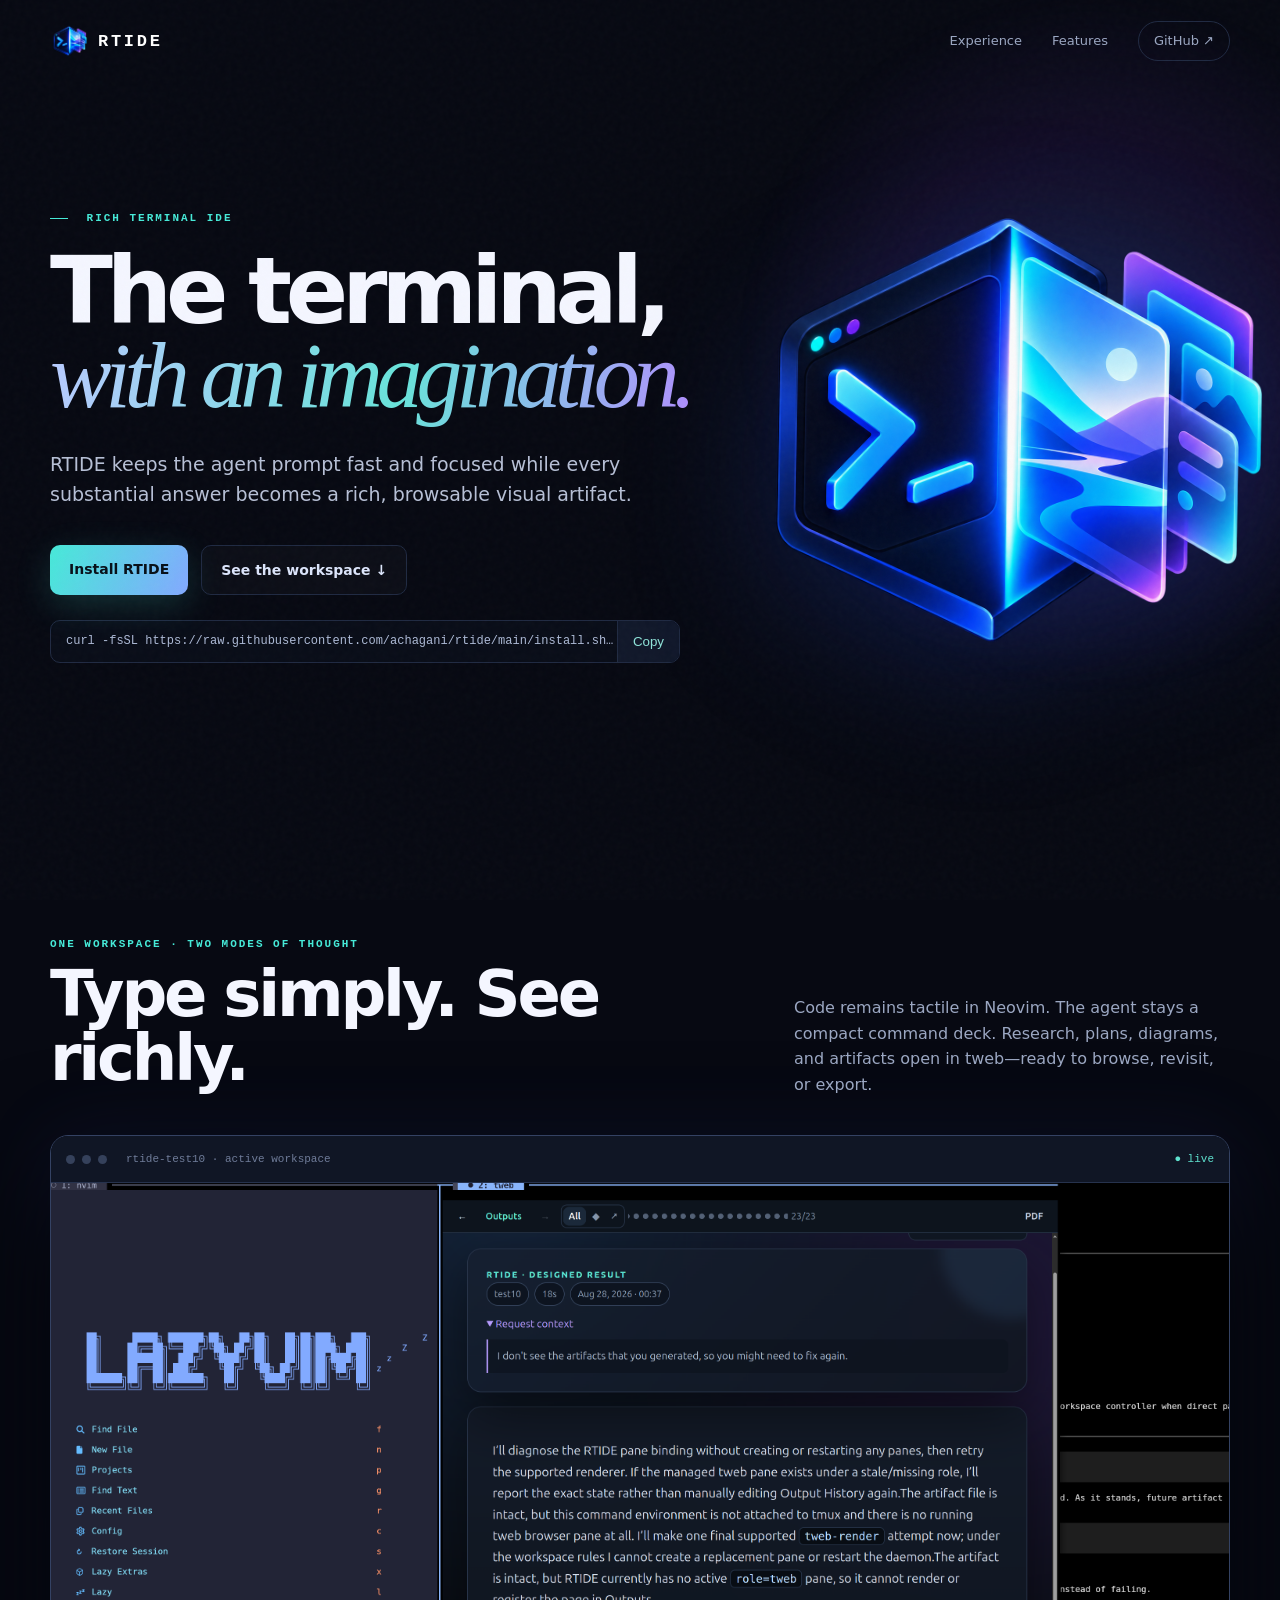
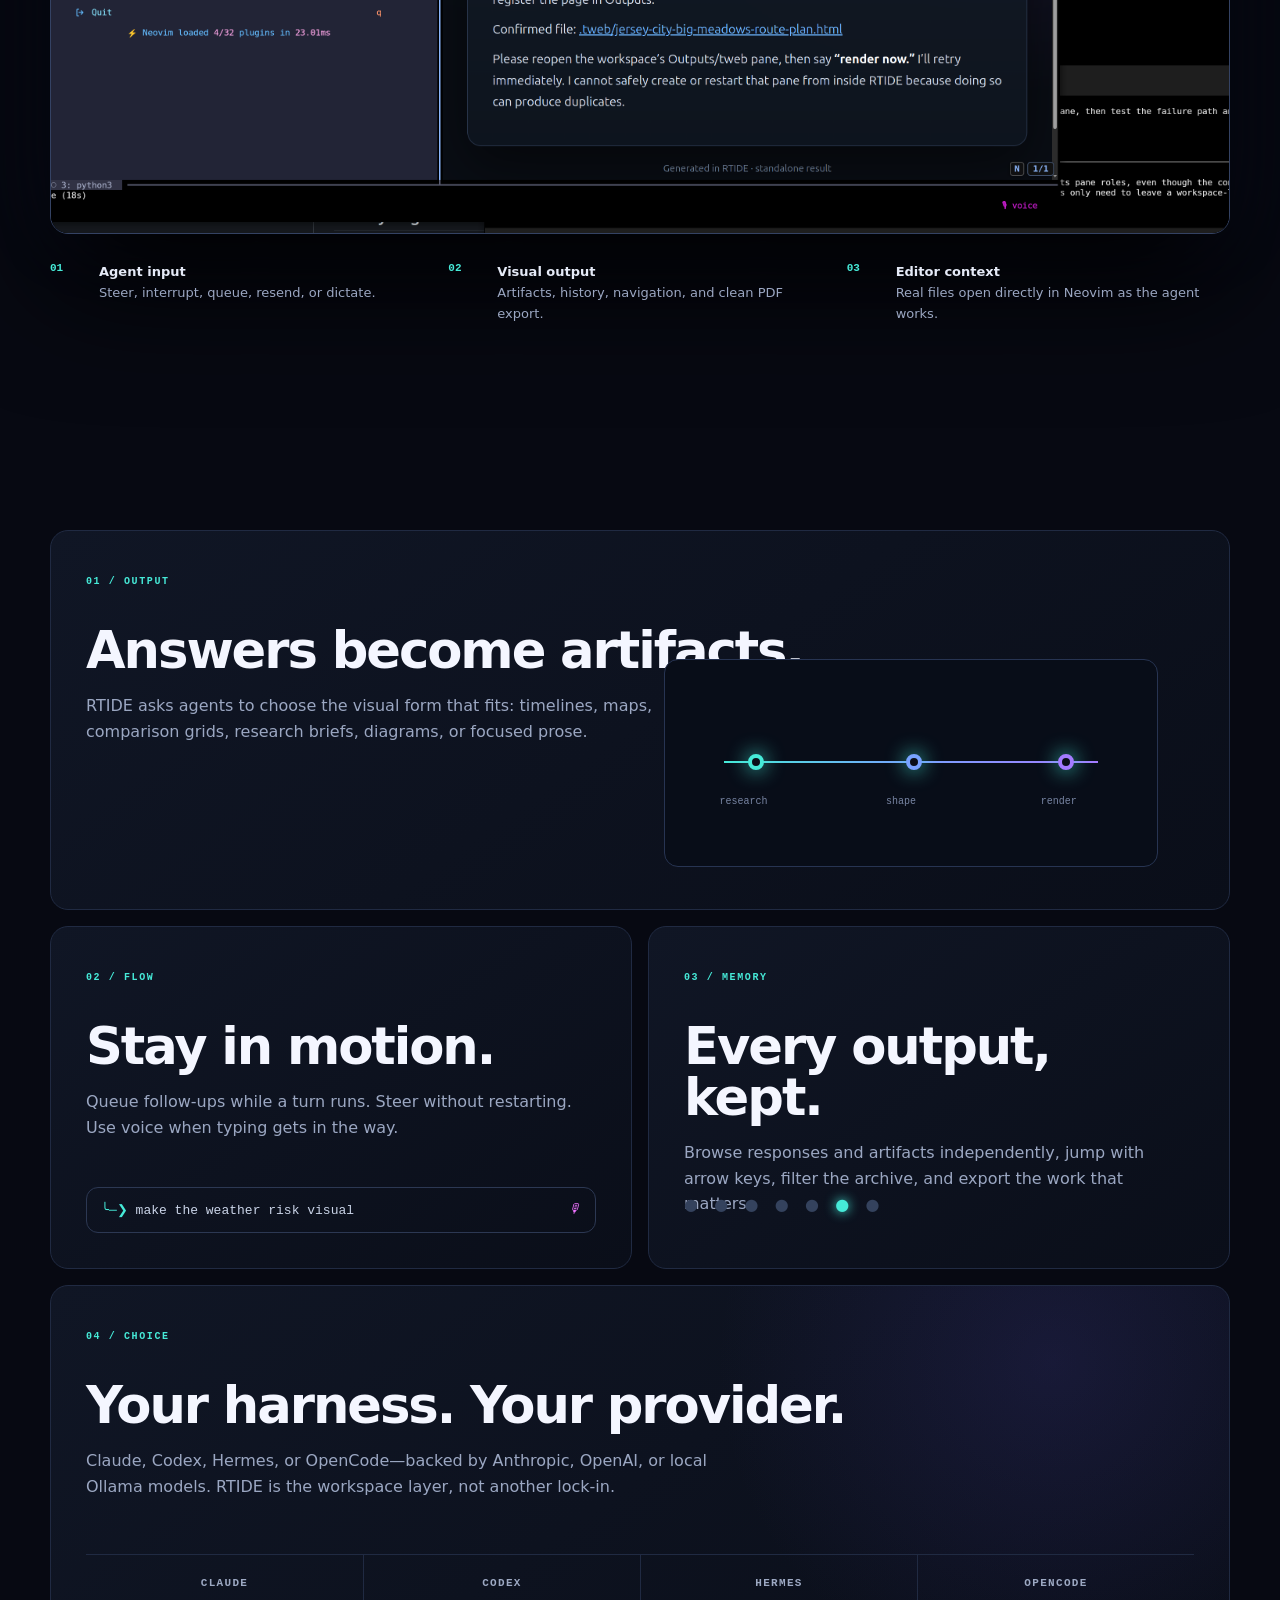
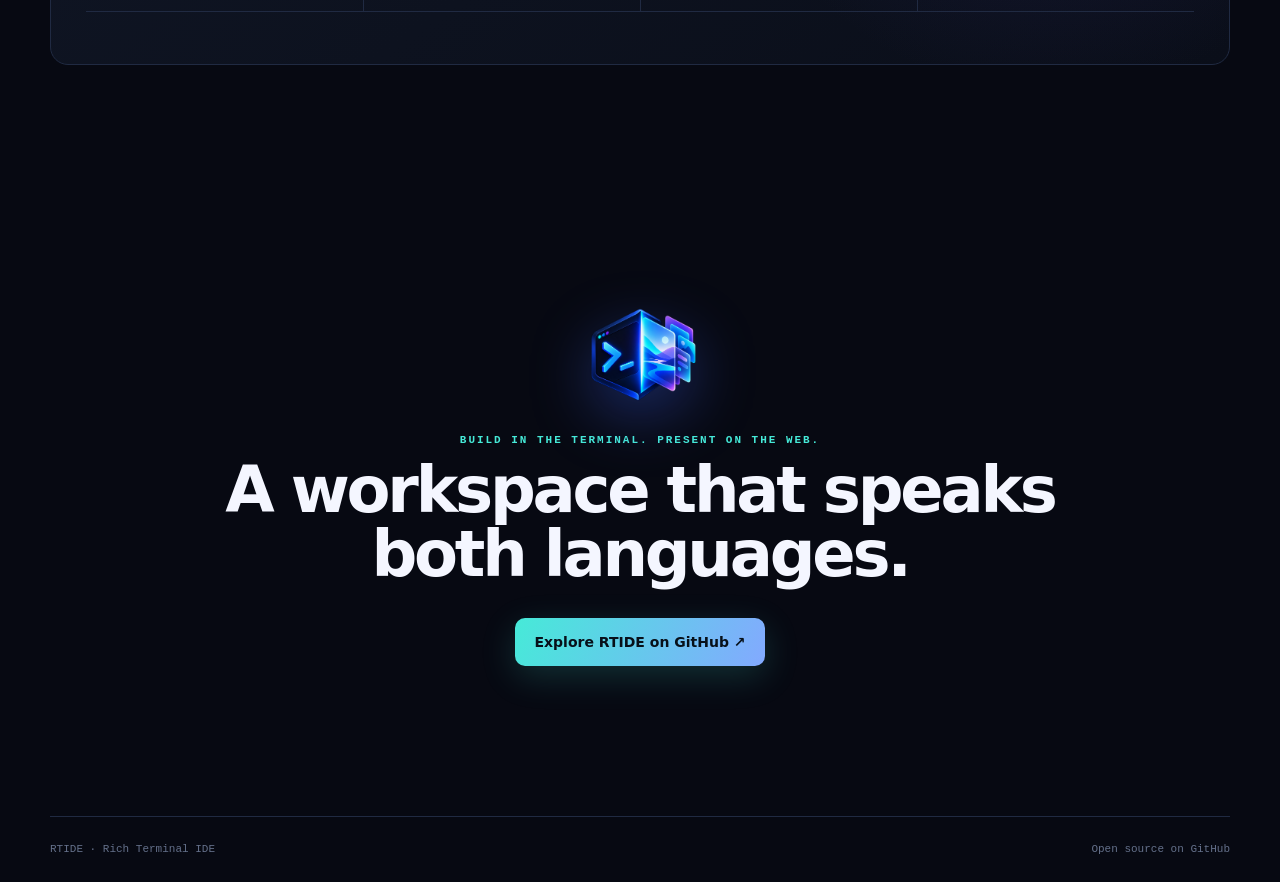
<file: docs/index.html>
<!doctype html>
<html lang="en">
<head>
  <meta charset="utf-8">
  <meta name="viewport" content="width=device-width,initial-scale=1">
  <meta name="theme-color" content="#080b16">
  <meta name="description" content="RTIDE turns the terminal into an AI input surface and the browser into a rich visual canvas.">
  <meta property="og:title" content="RTIDE — Rich Terminal IDE">
  <meta property="og:description" content="Keep the speed of the terminal. Get the expressive range of the web.">
  <meta property="og:image" content="assets/rtide-workspace.png">
  <title>RTIDE — Rich Terminal IDE</title>
  <link rel="icon" href="assets/rtide-mark.png">
  <link rel="stylesheet" href="style.css">
</head>
<body>
  <div class="grain" aria-hidden="true"></div>
  <nav class="nav wrap">
    <a class="brand" href="#top"><img src="assets/rtide-mark.png" alt=""><span>RTIDE</span></a>
    <div class="navlinks"><a href="#experience">Experience</a><a href="#features">Features</a><a class="pill" href="https://github.com/achagani/rtide">GitHub ↗</a></div>
  </nav>

  <main id="top">
    <section class="hero wrap">
      <div class="orb" aria-hidden="true"></div>
      <div class="hero-copy">
        <p class="kicker"><span></span> Rich terminal IDE</p>
        <h1>The terminal,<br><em>with an imagination.</em></h1>
        <p class="lede">RTIDE keeps the agent prompt fast and focused while every substantial answer becomes a rich, browsable visual artifact.</p>
        <div class="actions"><a class="primary" href="https://github.com/achagani/rtide#install">Install RTIDE</a><a class="secondary" href="#experience">See the workspace ↓</a></div>
        <div class="install"><code>curl -fsSL https://raw.githubusercontent.com/achagani/rtide/main/install.sh | bash</code><button aria-label="Copy install command">Copy</button></div>
      </div>
      <div class="mark"><img src="assets/rtide-mark.png" alt="RTIDE split-pane terminal and visual canvas emblem"></div>
    </section>

    <section class="showcase wrap" id="experience">
      <div class="showcase-head"><div><p class="kicker">One workspace · two modes of thought</p><h2>Type simply. See richly.</h2></div><p>Code remains tactile in Neovim. The agent stays a compact command deck. Research, plans, diagrams, and artifacts open in tweb—ready to browse, revisit, or export.</p></div>
      <div class="window">
        <div class="chrome"><i></i><i></i><i></i><span>rtide-test10 · active workspace</span><b>● live</b></div>
        <div class="screen"><img src="assets/rtide-workspace.png" alt="RTIDE workspace showing Neovim, a rich tweb output, and the agent prompt"></div>
      </div>
      <div class="caption"><span>01</span><p><b>Agent input</b><br>Steer, interrupt, queue, resend, or dictate.</p><span>02</span><p><b>Visual output</b><br>Artifacts, history, navigation, and clean PDF export.</p><span>03</span><p><b>Editor context</b><br>Real files open directly in Neovim as the agent works.</p></div>
    </section>

    <section class="features wrap" id="features">
      <article class="feature feature-wide"><p class="num">01 / OUTPUT</p><h3>Answers become artifacts.</h3><p>RTIDE asks agents to choose the visual form that fits: timelines, maps, comparison grids, research briefs, diagrams, or focused prose.</p><div class="mini-art"><span class="line"></span><span class="node n1"></span><span class="node n2"></span><span class="node n3"></span><b>research</b><b>shape</b><b>render</b></div></article>
      <article class="feature"><p class="num">02 / FLOW</p><h3>Stay in motion.</h3><p>Queue follow-ups while a turn runs. Steer without restarting. Use voice when typing gets in the way.</p><div class="command">╰─❯ <span>make the weather risk visual</span><i>🎙</i></div></article>
      <article class="feature"><p class="num">03 / MEMORY</p><h3>Every output, kept.</h3><p>Browse responses and artifacts independently, jump with arrow keys, filter the archive, and export the work that matters.</p><div class="dots">● ● ● ● ● <strong>●</strong> ●</div></article>
      <article class="feature feature-wide matrix"><p class="num">04 / CHOICE</p><h3>Your harness. Your provider.</h3><p>Claude, Codex, Hermes, or OpenCode—backed by Anthropic, OpenAI, or local Ollama models. RTIDE is the workspace layer, not another lock-in.</p><div class="matrix-row"><span>CLAUDE</span><span>CODEX</span><span>HERMES</span><span>OPENCODE</span></div></article>
    </section>

    <section class="closing wrap"><img src="assets/rtide-mark.png" alt=""><p class="kicker">Build in the terminal. Present on the web.</p><h2>A workspace that speaks<br>both languages.</h2><a class="primary" href="https://github.com/achagani/rtide">Explore RTIDE on GitHub ↗</a></section>
  </main>
  <footer class="wrap"><span>RTIDE · Rich Terminal IDE</span><span>Open source on GitHub</span></footer>
  <script>
    document.querySelector('.install button').onclick=async e=>{await navigator.clipboard.writeText(document.querySelector('.install code').textContent);e.currentTarget.textContent='Copied';setTimeout(()=>e.currentTarget.textContent='Copy',1400)};
  </script>
</body>
</html>
</file>
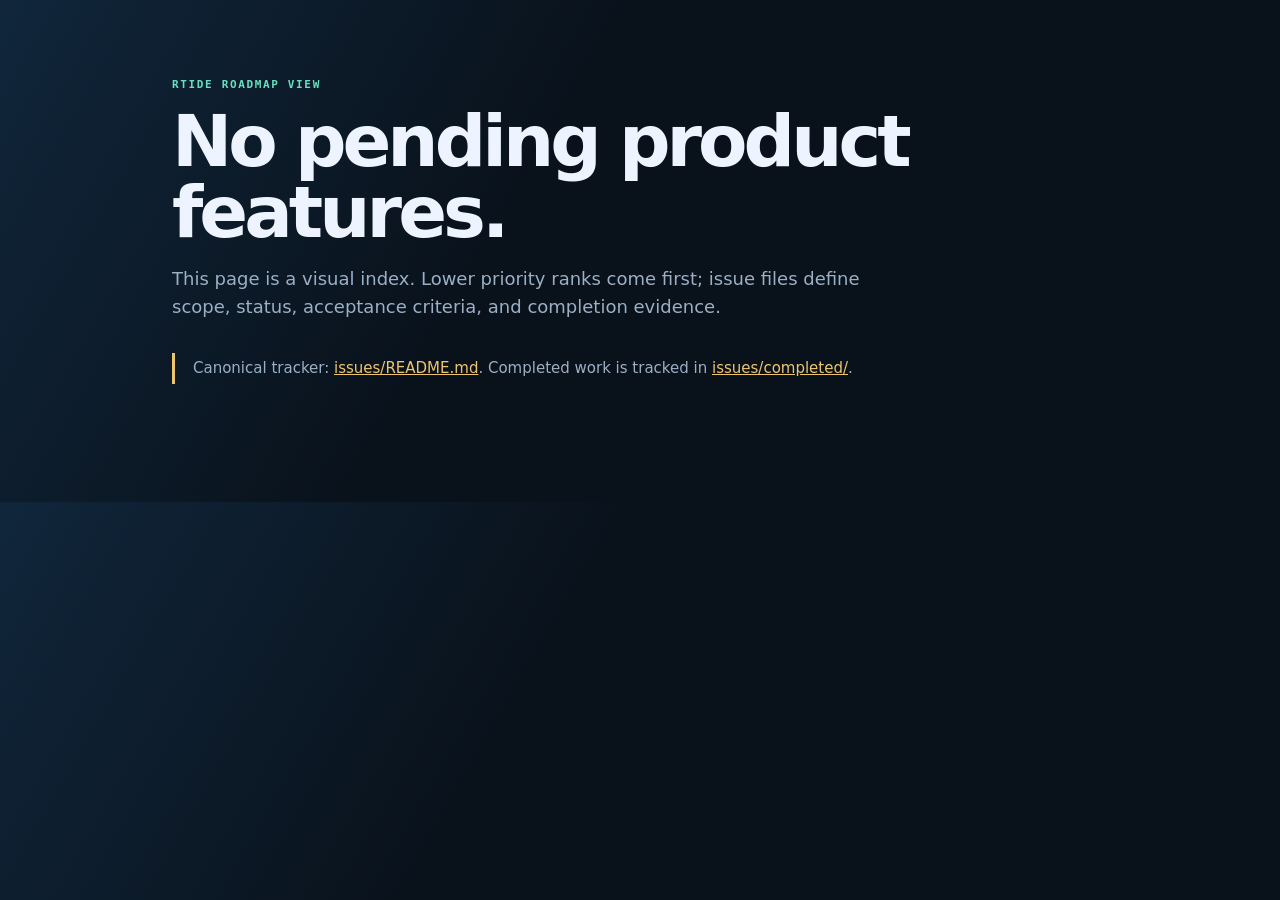
<file: docs/roadmap.html>
<!doctype html>
<html lang="en">
<head>
  <meta charset="utf-8">
  <meta name="viewport" content="width=device-width,initial-scale=1">
  <title>RTIDE Roadmap</title>
  <style>
    :root{color-scheme:dark;--bg:#09111a;--ink:#edf4ff;--muted:#9bafc5;--line:#29445e;--cyan:#69dfc2;--amber:#edc56f}
    *{box-sizing:border-box}body{margin:0;background:linear-gradient(120deg,#10263b 0,#09111a 42%);color:var(--ink);font:15px/1.55 system-ui,sans-serif}
    main{max-width:980px;margin:auto;padding:clamp(32px,7vw,78px) 22px}.eyebrow{color:var(--cyan);font:700 11px ui-monospace,monospace;letter-spacing:.15em;text-transform:uppercase}
    h1{font-size:clamp(38px,7vw,72px);line-height:.98;letter-spacing:-.055em;margin:15px 0}.lead{max-width:700px;color:var(--muted);font-size:18px}
    .notice{margin:32px 0;border-left:3px solid var(--amber);padding:4px 0 4px 18px;color:var(--muted)}.notice a{color:var(--amber)}
    ol{list-style:none;padding:0;margin:40px 0}.item{display:grid;grid-template-columns:100px 1fr auto;gap:20px;padding:22px 0;border-top:1px solid var(--line);align-items:start}
    .id{color:var(--cyan);font:700 12px ui-monospace,monospace}.item h2{font-size:21px;margin:0 0 5px}.item h2 a{color:var(--ink);text-decoration:none}.item h2 a:hover,.item h2 a:focus{color:var(--cyan)}
    .item p{margin:0;color:var(--muted)}.status{color:var(--amber);font:700 10px ui-monospace,monospace;text-transform:uppercase;letter-spacing:.08em}
    @media(max-width:650px){.item{grid-template-columns:70px 1fr}.status{grid-column:2}}
  </style>
</head>
<body><main>
  <div class="eyebrow">RTIDE roadmap view</div>
  <h1>No pending product features.</h1>
  <p class="lead">This page is a visual index. Lower priority ranks come first; issue files define scope, status, acceptance criteria, and completion evidence.</p>
  <p class="notice">Canonical tracker: <a href="../issues/README.md">issues/README.md</a>. Completed work is tracked in <a href="../issues/completed/">issues/completed/</a>.</p>
  <ol>
  </ol>
</main></body>
</html>
</file>
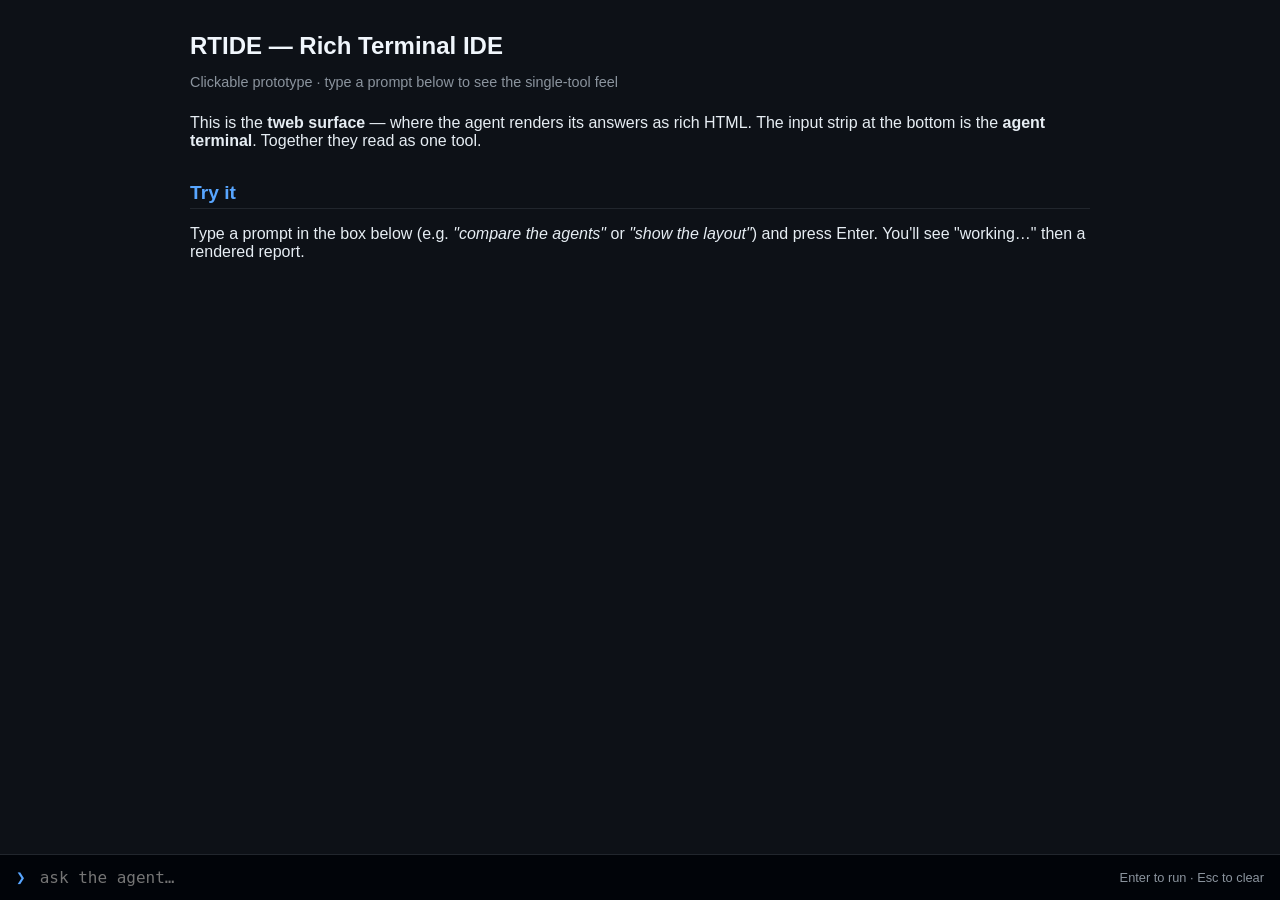
<file: share/prototype.html>
<!DOCTYPE html>
<html lang="en">
<head>
<meta charset="utf-8">
<meta name="viewport" content="width=device-width, initial-scale=1">
<title>RTIDE — prototype</title>
<style>
  :root { color-scheme: dark; }
  * { box-sizing: border-box; }
  html, body { height: 100%; margin: 0; }
  body {
    background: #0d1117; color: #e6edf3;
    font-family: -apple-system, BlinkMacSystemFont, "Segoe UI", Roboto, Helvetica, Arial, sans-serif;
    display: flex; flex-direction: column; height: 100vh;
  }
  /* the tweb surface */
  #surface { flex: 1; overflow-y: auto; padding: 2rem 1rem; }
  main { max-width: 900px; margin: 0 auto; }
  h1 { font-size: 1.5rem; margin: 0 0 0.25rem; color: #f0f6fc; }
  h2 { font-size: 1.2rem; margin: 2rem 0 0.5rem; color: #58a6ff; border-bottom: 1px solid #21262d; padding-bottom: 0.25rem; }
  .sub { color: #8b949e; font-size: 0.9rem; margin-bottom: 1.5rem; }
  table { border-collapse: collapse; width: 100%; margin: 1rem 0; font-size: 0.95rem; }
  th, td { text-align: left; padding: 0.5rem 0.75rem; border-bottom: 1px solid #21262d; }
  th { color: #8b949e; font-weight: 600; text-transform: uppercase; font-size: 0.8rem; }
  .bar { display: flex; align-items: center; gap: 0.5rem; margin: 0.25rem 0; }
  .bar .label { width: 10rem; text-align: right; color: #8b949e; font-size: 0.85rem; flex-shrink: 0; }
  .bar .track { flex: 1; background: #161b22; border-radius: 4px; height: 1rem; overflow: hidden; }
  .bar .fill { height: 100%; background: #58a6ff; border-radius: 4px; }
  .bar .val { width: 4rem; font-size: 0.85rem; flex-shrink: 0; }
  blockquote { margin: 1rem 0; padding: 0.5rem 1rem; border-left: 3px solid #58a6ff; background: #161b22; border-radius: 0 6px 6px 0; }
  .ok { color: #3fb950; } .warn { color: #d29922; } .bad { color: #f85149; } .muted { color: #8b949e; }
  /* the agent input strip */
  #strip {
    border-top: 1px solid #21262d; background: #010409;
    display: flex; align-items: center; gap: 0.75rem; padding: 0.75rem 1rem;
  }
  #strip .prompt { color: #58a6ff; font-weight: 700; font-family: ui-monospace, monospace; }
  #strip input {
    flex: 1; background: transparent; border: none; outline: none;
    color: #e6edf3; font-family: ui-monospace, monospace; font-size: 1rem;
  }
  #strip .hint { color: #8b949e; font-size: 0.8rem; white-space: nowrap; }
  #working { color: #8b949e; font-family: ui-monospace, monospace; }
  .hidden { display: none; }
</style>
</head>
<body>
  <div id="surface">
    <main id="report">
      <h1>RTIDE — Rich Terminal IDE</h1>
      <p class="sub">Clickable prototype · type a prompt below to see the single-tool feel</p>
      <p>This is the <strong>tweb surface</strong> — where the agent renders its answers as rich HTML. The input strip at the bottom is the <strong>agent terminal</strong>. Together they read as one tool.</p>
      <h2>Try it</h2>
      <p>Type a prompt in the box below (e.g. <em>"compare the agents"</em> or <em>"show the layout"</em>) and press Enter. You'll see "working…" then a rendered report.</p>
    </main>
  </div>

  <div id="strip">
    <span class="prompt">❯</span>
    <input id="input" type="text" placeholder="ask the agent…" autofocus autocomplete="off">
    <span id="working" class="hidden">working…</span>
    <span class="hint">Enter to run · Esc to clear</span>
  </div>

<script>
  const input = document.getElementById('input');
  const working = document.getElementById('working');
  const report = document.getElementById('report');

  const REPORTS = {
    compare: `
      <h1>Agent comparison</h1>
      <p class="sub">Four harnesses, one workspace · rendered by the agent</p>
      <table>
        <tr><th>Agent</th><th>Provider</th><th>Memory</th><th>MCP</th></tr>
        <tr><td>claude</td><td>Anthropic</td><td>rtide-mem</td><td class="ok">✓</td></tr>
        <tr><td>codex</td><td>OpenAI</td><td>rtide-mem</td><td class="ok">✓</td></tr>
        <tr><td>hermes</td><td>configurable</td><td>rtide-mem</td><td class="ok">✓</td></tr>
        <tr><td>opencode</td><td>configurable</td><td>rtide-mem</td><td class="ok">✓</td></tr>
      </table>
      <blockquote>All four read and write the same memory store — no per-harness lock-in.</blockquote>`,
    layout: `
      <h1>The layout</h1>
      <p class="sub">One workspace per project</p>
      <pre>
┌──────────────┬──────────────┐
│  nvim (0)    │  tweb (2)    │
│  ~50%        │  ~50%        │
├──────────────┴──────────────┤
│  agent (1) — ~10-line strip │
└─────────────────────────────┘</pre>
      <p><span class="ok">prefix+t</span> zoom tweb · <span class="ok">prefix+a</span> zoom agent · <span class="ok">prefix+r</span> switch workspace</p>`,
    status: `
      <h1>Workspace status</h1>
      <p class="sub">rtide ls</p>
      <table>
        <tr><th>Session</th><th>Windows</th><th>Attached</th></tr>
        <tr><td>rtide-rtide</td><td>1</td><td class="ok">yes</td></tr>
        <tr><td>rtide-blog</td><td>1</td><td class="muted">no</td></tr>
      </table>`,
    default: `
      <h1>Report</h1>
      <p class="sub">Rendered by the agent in tweb</p>
      <p>Substantive output lands here as rich HTML — charts, tables, styled cards — while the terminal stays minimal.</p>
      <h2>Progress</h2>
      <div class="bar"><span class="label">Done</span><div class="track"><div class="fill" style="width:70%"></div></div><span class="val">70%</span></div>
      <div class="bar"><span class="label">Remaining</span><div class="track"><div class="fill" style="width:30%;background:#d29922"></div></div><span class="val">30%</span></div>`
  };

  function render(prompt) {
    const p = prompt.toLowerCase();
    let html = REPORTS.default;
    if (p.includes('compare') || p.includes('agent')) html = REPORTS.compare;
    else if (p.includes('layout')) html = REPORTS.layout;
    else if (p.includes('status') || p.includes('ls')) html = REPORTS.status;
    report.innerHTML = html;
  }

  input.addEventListener('keydown', (e) => {
    if (e.key === 'Enter' && input.value.trim()) {
      working.classList.remove('hidden');
      input.disabled = true;
      setTimeout(() => {
        render(input.value.trim());
        working.classList.add('hidden');
        input.disabled = false;
        input.value = '';
        input.focus();
      }, 700);
    } else if (e.key === 'Escape') {
      input.value = '';
    }
  });
</script>
</body>
</html>
</file>
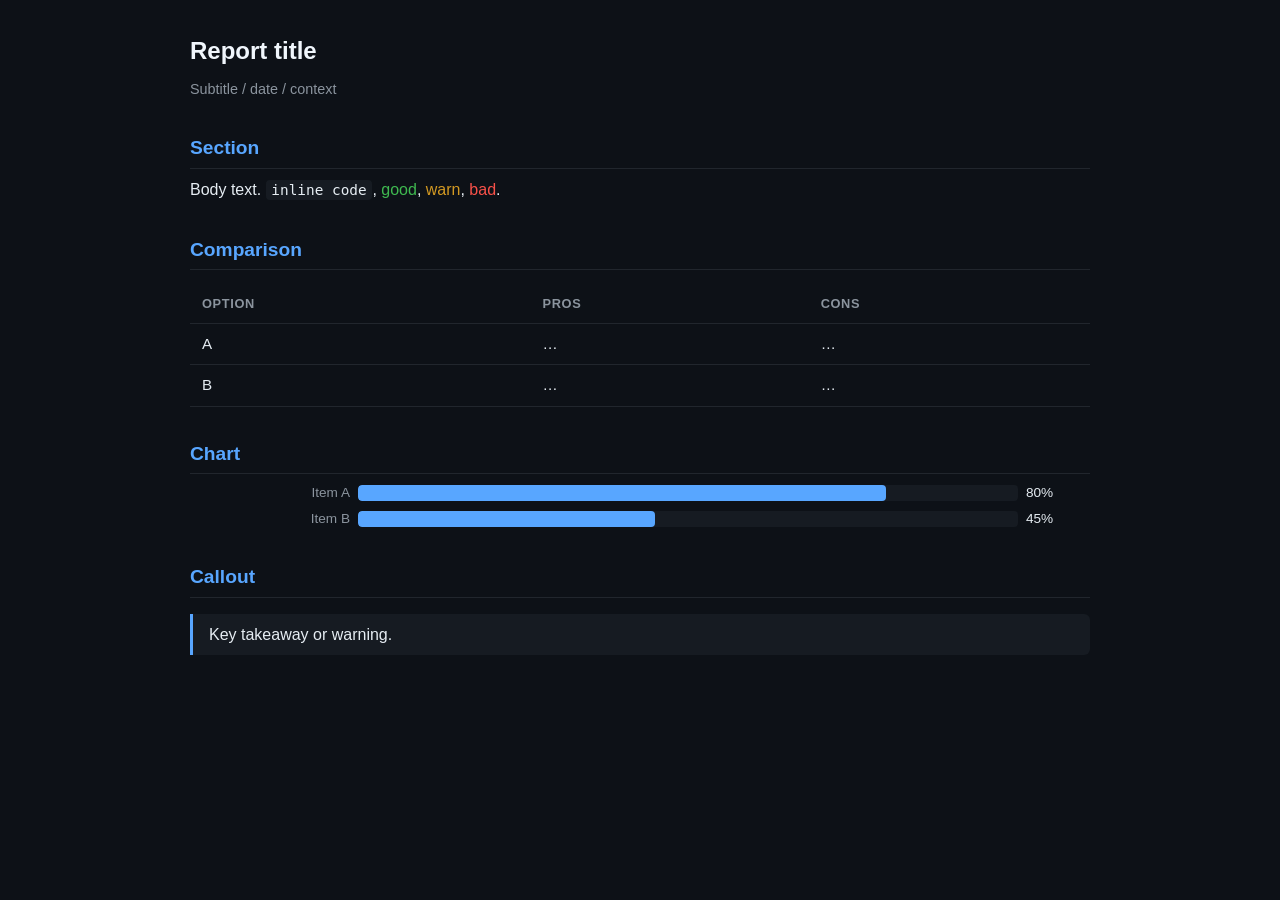
<file: share/template.html>
<!DOCTYPE html>
<html lang="en">
<head>
<meta charset="utf-8">
<meta name="viewport" content="width=device-width, initial-scale=1">
<title>RTIDE report</title>
<style>
  :root { color-scheme: dark; }
  * { box-sizing: border-box; }
  body {
    background: #0d1117;
    color: #e6edf3;
    font-family: -apple-system, BlinkMacSystemFont, "Segoe UI", Roboto, Helvetica, Arial, sans-serif;
    line-height: 1.6;
    margin: 0;
    padding: 2rem 1rem;
  }
  main { max-width: 900px; margin: 0 auto; }
  h1 { font-size: 1.5rem; margin: 0 0 0.25rem; color: #f0f6fc; }
  h2 { font-size: 1.2rem; margin: 2rem 0 0.5rem; color: #58a6ff; border-bottom: 1px solid #21262d; padding-bottom: 0.25rem; }
  h3 { font-size: 1.05rem; margin: 1.25rem 0 0.25rem; color: #f0f6fc; }
  p { margin: 0.5rem 0; }
  a { color: #58a6ff; }
  .sub { color: #8b949e; font-size: 0.9rem; margin-bottom: 1.5rem; }
  code { background: #161b22; padding: 0.15em 0.4em; border-radius: 4px; font-family: ui-monospace, SFMono-Regular, Menlo, Consolas, monospace; font-size: 0.9em; }
  pre { background: #161b22; padding: 1rem; border-radius: 8px; overflow-x: auto; font-family: ui-monospace, SFMono-Regular, Menlo, Consolas, monospace; font-size: 0.9em; line-height: 1.5; }
  pre code { background: none; padding: 0; }
  table { border-collapse: collapse; width: 100%; margin: 1rem 0; font-size: 0.95rem; }
  th, td { text-align: left; padding: 0.5rem 0.75rem; border-bottom: 1px solid #21262d; }
  th { color: #8b949e; font-weight: 600; text-transform: uppercase; font-size: 0.8rem; letter-spacing: 0.05em; }
  tr:hover td { background: #161b22; }
  blockquote { margin: 1rem 0; padding: 0.5rem 1rem; border-left: 3px solid #58a6ff; background: #161b22; border-radius: 0 6px 6px 0; }
  .ok, .good { color: #3fb950; }
  .warn { color: #d29922; }
  .bad, .err { color: #f85149; }
  .muted { color: #8b949e; }
  .bar { display: flex; align-items: center; gap: 0.5rem; margin: 0.25rem 0; }
  .bar .label { width: 10rem; text-align: right; color: #8b949e; font-size: 0.85rem; flex-shrink: 0; }
  .bar .track { flex: 1; background: #161b22; border-radius: 4px; height: 1rem; overflow: hidden; }
  .bar .fill { height: 100%; background: #58a6ff; border-radius: 4px; }
  .bar .val { width: 4rem; font-size: 0.85rem; color: #e6edf3; flex-shrink: 0; }
  .card { background: #161b22; border: 1px solid #21262d; border-radius: 8px; padding: 1rem 1.25rem; margin: 1rem 0; }
  .grid { display: grid; grid-template-columns: repeat(auto-fit, minmax(200px, 1fr)); gap: 1rem; margin: 1rem 0; }
  .stat { background: #161b22; border: 1px solid #21262d; border-radius: 8px; padding: 1rem; }
  .stat .num { font-size: 1.75rem; font-weight: 700; color: #58a6ff; }
  .stat .lbl { color: #8b949e; font-size: 0.85rem; }
  ul, ol { padding-left: 1.5rem; }
  li { margin: 0.25rem 0; }
  hr { border: none; border-top: 1px solid #21262d; margin: 2rem 0; }
</style>
</head>
<body>
<main>
  <!-- Technical starter only. Read DESIGN_PLAYBOOK.md, choose a subject-specific
       art direction, and replace this composition. Do not ship this generic example
       or default to cards when the information calls for another visual form. -->
  <h1>Report title</h1>
  <p class="sub">Subtitle / date / context</p>

  <h2>Section</h2>
  <p>Body text. <code>inline code</code>, <span class="ok">good</span>, <span class="warn">warn</span>, <span class="bad">bad</span>.</p>

  <h2>Comparison</h2>
  <table>
    <tr><th>Option</th><th>Pros</th><th>Cons</th></tr>
    <tr><td>A</td><td>…</td><td>…</td></tr>
    <tr><td>B</td><td>…</td><td>…</td></tr>
  </table>

  <h2>Chart</h2>
  <div class="bar"><span class="label">Item A</span><div class="track"><div class="fill" style="width:80%"></div></div><span class="val">80%</span></div>
  <div class="bar"><span class="label">Item B</span><div class="track"><div class="fill" style="width:45%"></div></div><span class="val">45%</span></div>

  <h2>Callout</h2>
  <blockquote>Key takeaway or warning.</blockquote>
</main>
</body>
</html>
</file>
<file: docs/style.css>
:root{--bg:#070912;--panel:#0d1221;--ink:#f4f6ff;--muted:#9ba7c2;--blue:#78a2ff;--cyan:#46ead8;--violet:#a47bff;--line:#202a42}*{box-sizing:border-box}html{scroll-behavior:smooth}body{margin:0;background:var(--bg);color:var(--ink);font:16px/1.6 Inter,ui-sans-serif,system-ui,-apple-system,sans-serif;overflow-x:hidden}.grain{position:fixed;inset:0;pointer-events:none;opacity:.035;z-index:20;background-image:url("data:image/svg+xml,%3Csvg viewBox='0 0 180 180' xmlns='http://www.w3.org/2000/svg'%3E%3Cfilter id='n'%3E%3CfeTurbulence type='fractalNoise' baseFrequency='.9' numOctaves='3' stitchTiles='stitch'/%3E%3C/filter%3E%3Crect width='100%25' height='100%25' filter='url(%23n)' opacity='.7'/%3E%3C/svg%3E")}.wrap{width:min(1180px,calc(100% - 40px));margin-inline:auto}.nav{height:82px;display:flex;align-items:center;justify-content:space-between;position:relative;z-index:5}.brand{display:flex;align-items:center;gap:10px;color:#fff;text-decoration:none;font:800 17px/1 ui-monospace,monospace;letter-spacing:.16em}.brand img{width:38px;height:38px;object-fit:contain}.navlinks{display:flex;align-items:center;gap:30px}.navlinks a{color:var(--muted);text-decoration:none;font-size:13px}.navlinks a:hover{color:#fff}.pill{border:1px solid var(--line);border-radius:999px;padding:9px 15px}.hero{min-height:720px;display:grid;grid-template-columns:1.12fr .88fr;align-items:center;position:relative;padding-block:70px 110px}.orb{position:absolute;width:720px;height:720px;right:-220px;top:-100px;border-radius:50%;background:radial-gradient(circle,#384fa545 0,#592aa526 38%,transparent 68%);filter:blur(10px)}.hero-copy,.mark{position:relative;z-index:2}.kicker{color:var(--cyan);font:700 11px/1.2 ui-monospace,monospace;letter-spacing:.18em;text-transform:uppercase}.kicker span{display:inline-block;width:18px;height:1px;background:var(--cyan);vertical-align:middle;margin-right:10px}.hero h1{font-size:clamp(3.8rem,7.2vw,7rem);line-height:.91;letter-spacing:-.068em;margin:25px 0 30px;max-width:850px}.hero h1 em{font-family:Georgia,serif;font-weight:400;color:transparent;background:linear-gradient(100deg,#b9caff,#68e3da 55%,#b391ff);background-clip:text;-webkit-background-clip:text}.lede{max-width:630px;color:#b7c0d6;font-size:19px}.actions{display:flex;gap:13px;margin-top:35px}.primary,.secondary{display:inline-flex;padding:13px 19px;border-radius:10px;text-decoration:none;font-weight:750;font-size:14px}.primary{background:linear-gradient(115deg,var(--cyan),#83a9ff);color:#071019;box-shadow:0 10px 35px #46ead82c}.secondary{color:#dce5fb;border:1px solid var(--line);background:#ffffff05}.install{margin-top:25px;border:1px solid var(--line);background:#090d18;border-radius:10px;display:flex;align-items:center;max-width:630px;padding-left:15px;overflow:hidden}.install code{font-size:12px;color:#adbad6;white-space:nowrap;overflow:hidden;text-overflow:ellipsis}.install button{margin-left:auto;border:0;border-left:1px solid var(--line);background:#11182a;color:#8fe4da;padding:13px 15px;cursor:pointer}.mark{display:grid;place-items:center;filter:drop-shadow(0 35px 70px #162f8b66)}.mark img{width:min(560px,125%);transform:translateX(6%) rotate(1deg)}.showcase{padding:105px 0}.showcase-head{display:grid;grid-template-columns:1.2fr .8fr;gap:90px;align-items:end;margin-bottom:38px}.showcase h2,.closing h2{font-size:clamp(2.7rem,5vw,4.7rem);line-height:1;letter-spacing:-.05em;margin:.45rem 0}.showcase-head>p{color:var(--muted);margin:0}.window{border:1px solid #344263;border-radius:18px;overflow:hidden;background:#070a10;box-shadow:0 50px 120px #000,0 0 80px #536eff1a}.chrome{height:47px;border-bottom:1px solid #26324d;background:#101625;display:flex;align-items:center;gap:7px;padding:0 15px;color:#6f7c99;font:11px ui-monospace,monospace}.chrome i{width:9px;height:9px;border-radius:50%;background:#35415b}.chrome span{margin-left:12px}.chrome b{margin-left:auto;color:#5fe2cf;font-weight:500}.screen{height:min(56vw,650px);overflow:hidden;background:#05070c}.screen img{height:100%;width:auto;min-width:100%;object-fit:cover;object-position:left top;display:block}.caption{display:grid;grid-template-columns:34px 1fr 34px 1fr 34px 1fr;gap:15px;padding-top:28px;color:var(--muted);font-size:13px}.caption span{color:var(--cyan);font:700 11px ui-monospace,monospace}.caption p{margin:0}.caption b{color:#e5eaf7}.features{padding:100px 0;display:grid;grid-template-columns:1fr 1fr;gap:16px}.feature{min-height:330px;border:1px solid var(--line);border-radius:18px;padding:35px;background:linear-gradient(145deg,#101625,#0a0e19);position:relative;overflow:hidden}.feature-wide{grid-column:span 2;min-height:380px}.feature h3{font-size:clamp(2rem,4vw,3.6rem);line-height:1;letter-spacing:-.04em;margin:38px 0 17px}.feature p:not(.num){color:var(--muted);max-width:640px}.num{font:700 10px ui-monospace,monospace;color:var(--cyan);letter-spacing:.16em}.mini-art{position:absolute;right:6%;bottom:11%;width:42%;height:55%;border:1px solid #273452;border-radius:14px;background:#080d18}.mini-art .line{position:absolute;left:12%;right:12%;top:49%;height:2px;background:linear-gradient(90deg,var(--cyan),var(--blue),var(--violet))}.node{position:absolute;top:calc(49% - 7px);width:16px;height:16px;border-radius:50%;background:#0a0e18;border:4px solid var(--cyan);box-shadow:0 0 20px var(--cyan)}.n1{left:17%}.n2{left:49%;border-color:var(--blue)}.n3{right:17%;border-color:var(--violet)}.mini-art b{position:relative;display:inline-block;width:32%;top:61%;text-align:center;color:#7885a3;font:10px ui-monospace,monospace}.command{position:absolute;left:35px;right:35px;bottom:35px;border:1px solid #2c3853;border-radius:12px;padding:14px;color:var(--cyan);font:13px ui-monospace,monospace}.command span{color:#cad4e8}.command i{float:right;color:#ef73ff}.dots{position:absolute;bottom:50px;color:#34425d;letter-spacing:.35em}.dots strong{color:var(--cyan);text-shadow:0 0 12px var(--cyan)}.matrix{background:radial-gradient(circle at 85% 20%,#463b9b35,transparent 32%),linear-gradient(145deg,#101625,#0a0e19)}.matrix-row{display:grid;grid-template-columns:repeat(4,1fr);margin-top:55px;border-block:1px solid var(--line)}.matrix-row span{padding:22px;text-align:center;color:#9da9c3;font:700 11px ui-monospace,monospace;letter-spacing:.12em}.matrix-row span+span{border-left:1px solid var(--line)}.closing{text-align:center;padding:130px 0 150px}.closing img{width:120px;filter:drop-shadow(0 20px 30px #3f66ff55)}.closing .primary{margin-top:25px}footer{border-top:1px solid var(--line);padding-block:26px;color:#64708a;font:11px ui-monospace,monospace;display:flex;justify-content:space-between}@media(max-width:800px){.navlinks>a:not(.pill){display:none}.hero{grid-template-columns:1fr;padding-top:40px}.mark{position:absolute;opacity:.22;right:-25%;top:5%}.mark img{width:500px}.showcase-head{grid-template-columns:1fr;gap:15px}.caption{grid-template-columns:28px 1fr}.feature,.feature-wide{grid-column:span 2}.mini-art{position:relative;right:auto;bottom:auto;width:100%;height:180px;margin-top:35px}.matrix-row{grid-template-columns:1fr 1fr}.matrix-row span:nth-child(3){border-left:0;border-top:1px solid var(--line)}.matrix-row span:nth-child(4){border-top:1px solid var(--line)}.install{display:none}}@media(max-width:520px){.wrap{width:min(100% - 24px,1180px)}.hero h1{font-size:3.7rem}.actions{flex-direction:column}.screen{height:75vw}.feature{padding:25px}.nav{height:68px}}
</file>
